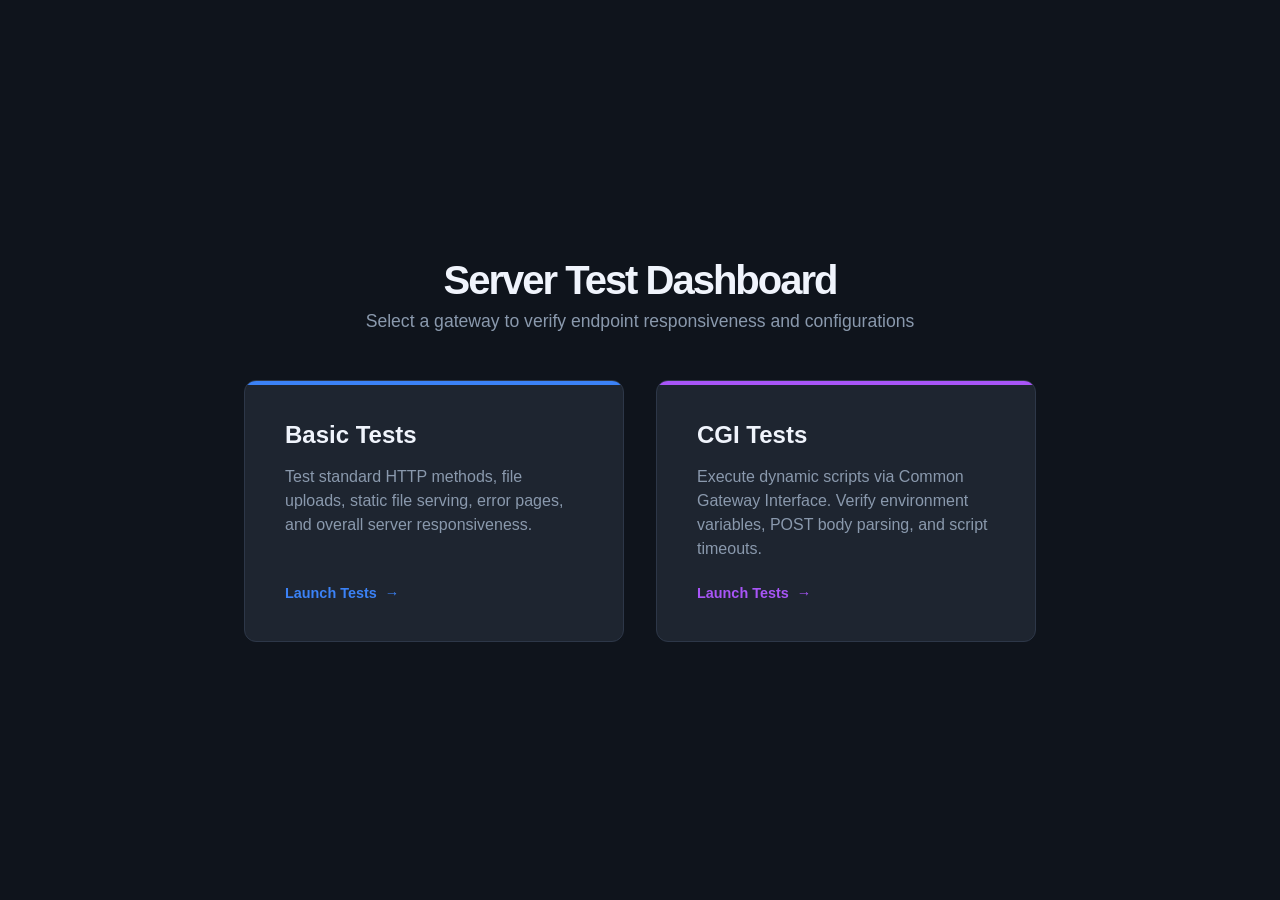
<file: www/html/index.html>
<!DOCTYPE html>
<html lang="en">
<head>
    <meta charset="UTF-8">
    <meta name="viewport" content="width=device-width, initial-scale=1.0">
    <title>Webserv Test Suite</title>
    <style>
        :root {
            --bg-color: #0f141c;
            --card-bg: #1e2530;
            --text-main: #f0f4fc;
            --text-muted: #8a99ad;
            --accent-blue: #3b82f6;
            --accent-purple: #a855f7;
            --border-color: #2d3748;
        }

        * {
            box-sizing: border-box;
            margin: 0;
            padding: 0;
        }

        body {
            font-family: -apple-system, BlinkMacSystemFont, "Segoe UI", Roboto, Helvetica, Arial, sans-serif;
            background-color: var(--bg-color);
            color: var(--text-main);
            min-height: 100vh;
            display: flex;
            flex-direction: column;
            justify-content: center;
            align-items: center;
            padding: 2rem;
        }

        header {
            text-align: center;
            margin-bottom: 3rem;
        }

        header h1 {
            font-size: 2.5rem;
            font-weight: 700;
            margin-bottom: 0.5rem;
            letter-spacing: -0.05em;
        }

        header p {
            color: var(--text-muted);
            font-size: 1.1rem;
        }

        .container {
            display: flex;
            gap: 2rem;
            max-width: 900px;
            width: 100%;
            justify-content: center;
            flex-wrap: wrap;
        }

        .card {
            background-color: var(--card-bg);
            border: 1px solid var(--border-color);
            border-radius: 12px;
            padding: 2.5rem;
            width: 100%;
            max-width: 380px;
            text-decoration: none;
            color: inherit;
            transition: transform 0.2s ease, border-color 0.2s ease, box-shadow 0.2s ease;
            display: flex;
            flex-direction: column;
            position: relative;
            overflow: hidden;
        }

        /* Top decorative accent lines for the cards */
        .card::before {
            content: '';
            position: absolute;
            top: 0;
            left: 0;
            width: 100%;
            height: 4px;
        }

        .card.basic::before { background: var(--accent-blue); }
        .card.cgi::before { background: var(--accent-purple); }

        .card:hover {
            transform: translateY(-4px);
            border-color: rgba(255, 255, 255, 0.15);
            box-shadow: 0 12px 20px rgba(0, 0, 0, 0.3);
        }

        .card h2 {
            font-size: 1.5rem;
            margin-bottom: 1rem;
            display: flex;
            align-items: center;
            justify-content: space-between;
        }

        .card p {
            color: var(--text-muted);
            font-size: 1rem;
            line-height: 1.5;
            flex-grow: 1;
            margin-bottom: 1.5rem;
        }

        .card-action {
            font-size: 0.9rem;
            font-weight: 600;
            display: flex;
            align-items: center;
            gap: 0.5rem;
        }

        .card.basic .card-action { color: var(--accent-blue); }
        .card.cgi .card-action { color: var(--accent-purple); }

        .card-action cubic-bezier {
            transition: transform 0.2s ease;
        }

        .card:hover .card-action span {
            transform: translateX(4px);
            display: inline-block;
        }
    </style>
</head>
<body>

    <header>
        <h1>Server Test Dashboard</h1>
        <p>Select a gateway to verify endpoint responsiveness and configurations</p>
    </header>

    <main class="container">
        <a href="basic_tests.html" class="card basic">
            <h2>Basic Tests</h2>
            <p>Test standard HTTP methods, file uploads, static file serving, error pages, and overall server responsiveness.</p>
            <div class="card-action">Launch Tests <span>&rarr;</span></div>
        </a>

        <a href="cgi_tests.html" class="card cgi">
            <h2>CGI Tests</h2>
            <p>Execute dynamic scripts via Common Gateway Interface. Verify environment variables, POST body parsing, and script timeouts.</p>
            <div class="card-action">Launch Tests <span>&rarr;</span></div>
        </a>
    </main>

</body>
</html>
</file>
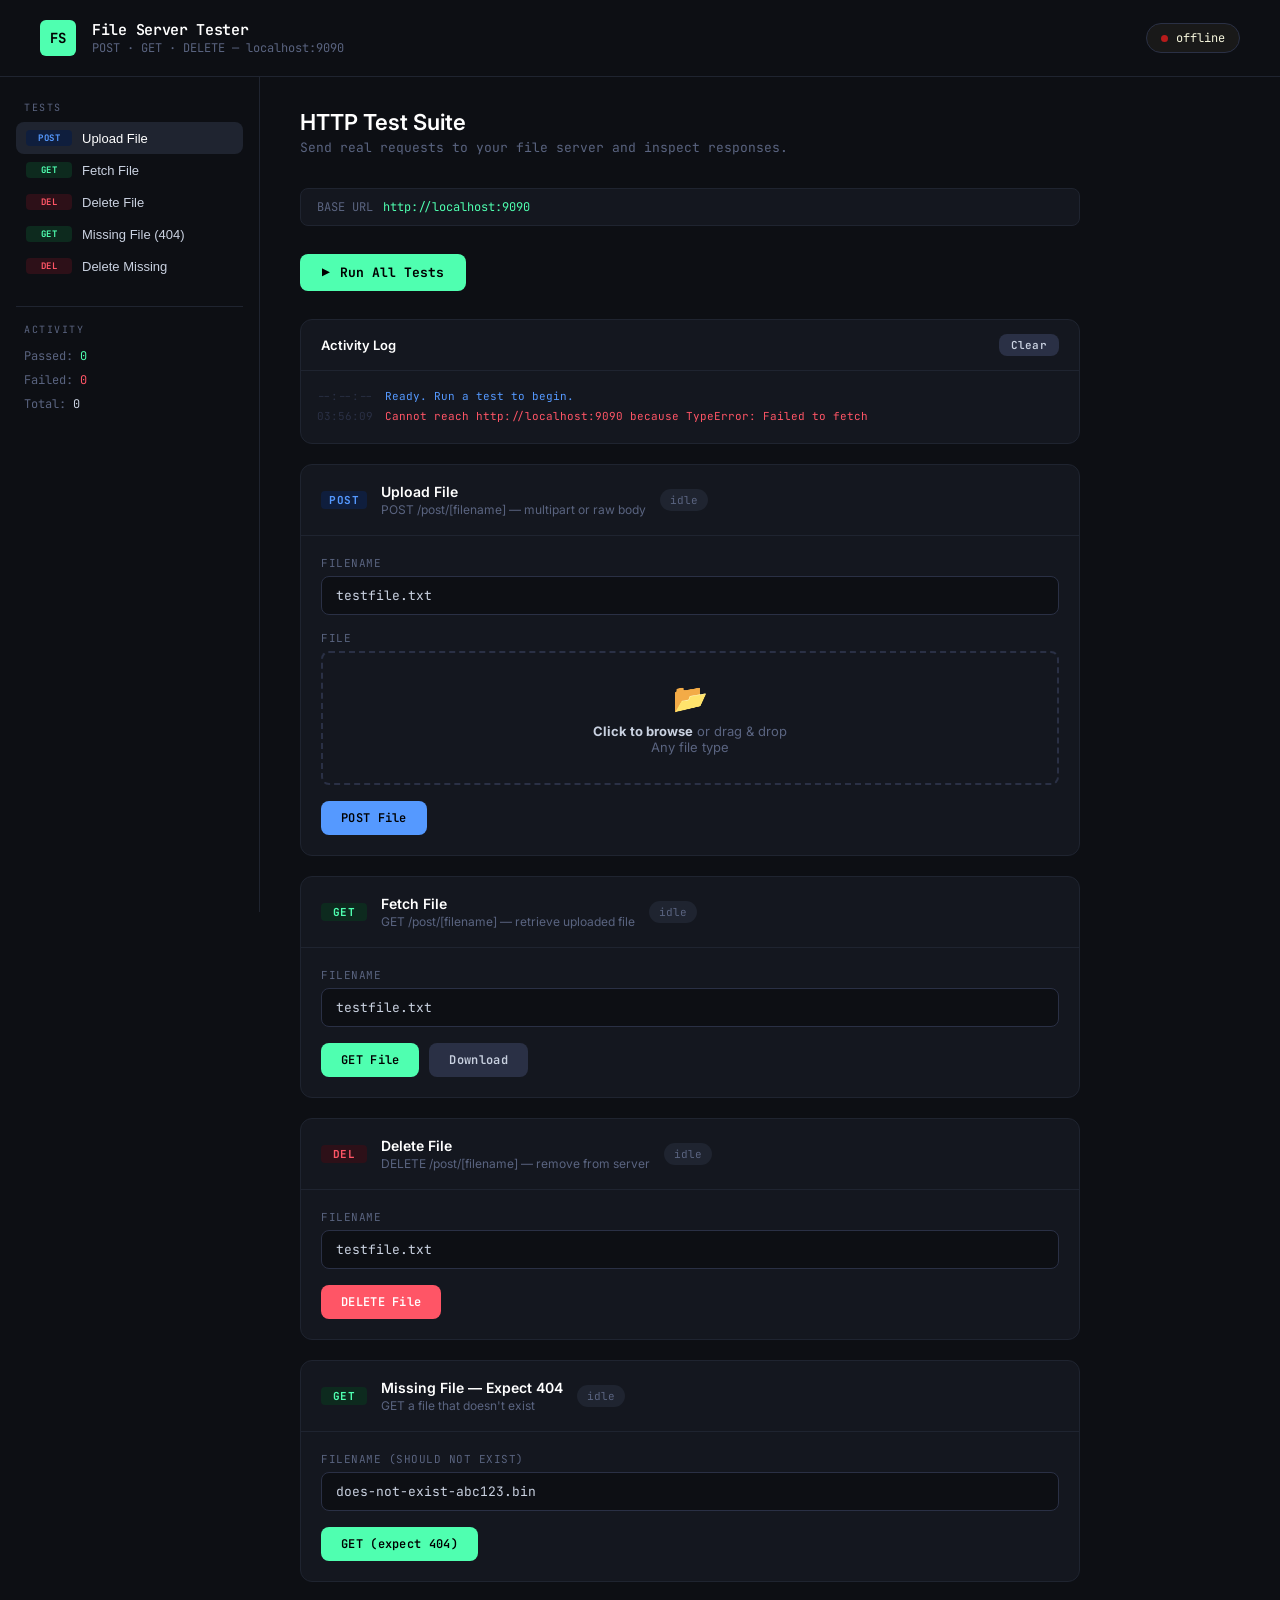
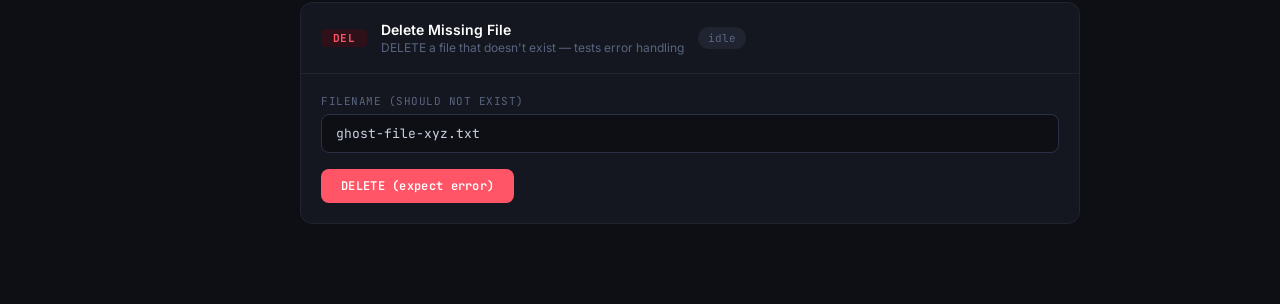
<file: www/html/basic_tests.html>
<!DOCTYPE html> <html lang="en">
<head>
  <meta charset="UTF-8" /> <meta name="viewport" content="width=device-width, initial-scale=1.0"/>
  <title>File Server Tester — localhost:9090</title>
  <link href="https://fonts.googleapis.com/css2?family=JetBrains+Mono:wght@400;600;700&family=Inter:wght@400;500;600&display=swap" rel="stylesheet"/>
  <link href="./style.css" rel="stylesheet"/>
  <!-- <script defer src="./script.js"><script/> -->
</head>
<body>

<header>
  <div class="logo">FS</div>
  <div>
    <h1>File Server Tester</h1>
    <p>POST · GET · DELETE — localhost:9090</p>
  </div>
  <button class="status-pill" onclick="pingServer()">
    <div class="dot" id="statusDot"></div>
    <span id="statusText">Check server</span>
  </button>
</header>

<div class="shell">
  <aside>
    <div class="sidebar-section">
      <div class="sidebar-label">Tests</div>
      <button class="sidebar-item active" onclick="scrollTo('test-upload')">
        <span class="method-badge badge-post">POST</span> Upload File
      </button>
      <button class="sidebar-item" onclick="scrollTo('test-get')">
        <span class="method-badge badge-get">GET</span> Fetch File
      </button>
      <button class="sidebar-item" onclick="scrollTo('test-delete')">
        <span class="method-badge badge-del">DEL</span> Delete File
      </button>
      <button class="sidebar-item" onclick="scrollTo('test-missing')">
        <span class="method-badge badge-get">GET</span> Missing File (404)
      </button>
      <button class="sidebar-item" onclick="scrollTo('test-del-missing')">
        <span class="method-badge badge-del">DEL</span> Delete Missing
      </button>
    </div>
    <hr class="sidebar-divider"/>
    <div class="sidebar-section">
      <div class="sidebar-label">Activity</div>
      <div id="sidebarStats" style="padding: 0 8px; font-size: 12px; color: var(--muted); font-family: var(--font-mono); line-height: 2;">
        <div>Passed: <span id="statPass" style="color:var(--accent)">0</span></div>
        <div>Failed: <span id="statFail" style="color:var(--delete)">0</span></div>
        <div>Total: <span id="statTotal" style="color:var(--text)">0</span></div>
      </div>
    </div>
  </aside>

  <main>
    <div class="page-title">HTTP Test Suite</div>
    <p class="page-sub">Send real requests to your file server and inspect responses.</p>

    <div class="url-bar">
      <span>BASE URL</span>
      <input type="text" id="baseUrl" value="http://localhost:9090" />
    </div>

    <button class="run-all-btn" onclick="runAll()">
      <span>▶</span> Run All Tests
    </button>

    <div class="log-panel">
      <div class="log-header">
        <h2>Activity Log</h2>
        <button class="btn btn-neutral" style="padding:4px 12px;font-size:11px;" onclick="clearLog()">Clear</button>
      </div>
      <div class="log-body" id="logBody">
        <div class="log-line"><span class="log-time">--:--:--</span><span class="log-info">Ready. Run a test to begin.</span></div>
      </div>
    </div>

<div class="test-card" id="test-upload">
  <div class="card-header" onclick="toggle('body-upload')">
    <span class="method-badge badge-post" style="font-size:11px;">POST</span>
    <div>
      <h2>Upload File</h2>
      <p>POST /post/[filename] — multipart or raw body</p>
    </div>
    <span class="spinner" id="spin-upload"></span>
    <span class="card-status" id="status-upload">idle</span>
  </div>
  <div class="card-body" id="body-upload">
    <div class="field">
      <label>Filename</label>
      <input type="text" id="upload-name" placeholder="e.g. hello.txt" value="testfile.txt"/>
    </div>
    <div class="field">
      <label>File</label>
      <div class="dropzone" id="dz-upload" onclick="document.getElementById('upload-file').click()"
           ondragover="dzDrag(event,'dz-upload')" ondragleave="dzLeave('dz-upload')" ondrop="dzDrop(event,'upload-file','dz-upload','fp-upload')">
        <div class="dz-icon">📂</div>
        <p><strong>Click to browse</strong> or drag & drop</p>
        <p>Any file type</p>
        <input type="file" id="upload-file" onchange="showPreview('upload-file','fp-upload','upload-name')"/>
      </div>
      <div class="file-preview" id="fp-upload">
        <span>📄</span><span id="fp-upload-name">—</span>
        <button class="btn btn-neutral" style="padding:3px 10px;" onclick="clearFile('upload-file','fp-upload')">✕</button>
      </div>
    </div>


    <div class="btn-row">
      <button class="btn btn-post" onclick="doUpload()">POST File</button>
    </div>
    <div class="response-header" id="rh-upload">
      <span>Response</span>
      <span class="status-code" id="sc-upload">—</span>
      <span id="rt-upload"></span>
    </div>
    <textarea class="response-box" id="rb-upload" readonly></textarea>
  </div>
</div>

    <div class="test-card" id="test-get">
      <div class="card-header" onclick="toggle('body-get')">
        <span class="method-badge badge-get" style="font-size:11px;">GET</span>
        <div>
          <h2>Fetch File</h2>
          <p>GET /post/[filename] — retrieve uploaded file</p>
        </div>
        <span class="spinner" id="spin-get"></span>
        <span class="card-status" id="status-get">idle</span>
      </div>
      <div class="card-body" id="body-get">
        <div class="field">
          <label>Filename</label>
          <input type="text" id="get-name" placeholder="e.g. hello.txt" value="testfile.txt"/>
        </div>
        <div class="btn-row">
          <button class="btn btn-get" onclick="doGet()">GET File</button>
          <button class="btn btn-neutral" onclick="doGetDownload()">Download</button>
        </div>
        <div class="response-header" id="rh-get">
          <span>Response</span>
          <span class="status-code" id="sc-get">—</span>
          <span id="rt-get"></span>
        </div>
        
        <div id="preview-get" style="display: none; margin-top: 16px; padding: 12px; background: var(--bg); border: 1px solid var(--border2); border-radius: var(--radius); text-align: center;"></div>
        
        <textarea class="response-box" id="rb-get" readonly></textarea>
      </div>
    </div>

    <div class="test-card" id="test-delete">
      <div class="card-header" onclick="toggle('body-delete')">
        <span class="method-badge badge-del" style="font-size:11px;">DEL</span>
        <div>
          <h2>Delete File</h2>
          <p>DELETE /post/[filename] — remove from server</p>
        </div>
        <span class="spinner" id="spin-delete"></span>
        <span class="card-status" id="status-delete">idle</span>
      </div>
      <div class="card-body" id="body-delete">
        <div class="field">
          <label>Filename</label>
          <input type="text" id="delete-name" placeholder="e.g. hello.txt" value="testfile.txt"/>
        </div>
        <div class="btn-row">
          <button class="btn btn-delete" onclick="doDelete()">DELETE File</button>
        </div>
        <div class="response-header" id="rh-delete">
          <span>Response</span>
          <span class="status-code" id="sc-delete">—</span>
          <span id="rt-delete"></span>
        </div>
        <textarea class="response-box" id="rb-delete" readonly></textarea>
      </div>
    </div>

    <div class="test-card" id="test-missing">
      <div class="card-header" onclick="toggle('body-missing')">
        <span class="method-badge badge-get" style="font-size:11px;">GET</span>
        <div>
          <h2>Missing File — Expect 404</h2>
          <p>GET a file that doesn't exist</p>
        </div>
        <span class="spinner" id="spin-missing"></span>
        <span class="card-status" id="status-missing">idle</span>
      </div>
      <div class="card-body" id="body-missing">
        <div class="field">
          <label>Filename (should not exist)</label>
          <input type="text" id="missing-name" value="does-not-exist-abc123.bin"/>
        </div>
        <div class="btn-row">
          <button class="btn btn-get" onclick="doGetMissing()">GET (expect 404)</button>
        </div>
        <div class="response-header" id="rh-missing">
          <span>Response</span>
          <span class="status-code" id="sc-missing">—</span>
          <span id="rt-missing"></span>
        </div>
        <textarea class="response-box" id="rb-missing" readonly></textarea>
      </div>
    </div>

    <div class="test-card" id="test-del-missing">
      <div class="card-header" onclick="toggle('body-del-missing')">
        <span class="method-badge badge-del" style="font-size:11px;">DEL</span>
        <div>
          <h2>Delete Missing File</h2>
          <p>DELETE a file that doesn't exist — tests error handling</p>
        </div>
        <span class="spinner" id="spin-del-missing"></span>
        <span class="card-status" id="status-del-missing">idle</span>
      </div>
      <div class="card-body" id="body-del-missing">
        <div class="field">
          <label>Filename (should not exist)</label>
          <input type="text" id="del-missing-name" value="ghost-file-xyz.txt"/>
        </div>
        <div class="btn-row">
          <button class="btn btn-delete" onclick="doDeleteMissing()">DELETE (expect error)</button>
        </div>
        <div class="response-header" id="rh-del-missing">
          <span>Response</span>
          <span class="status-code" id="sc-del-missing">—</span>
          <span id="rt-del-missing"></span>
        </div>
        <textarea class="response-box" id="rb-del-missing" readonly></textarea>
      </div>
    </div>
  </main>
</div>
<script src="./script.js" defer></script>
</body>
</html>
</file>
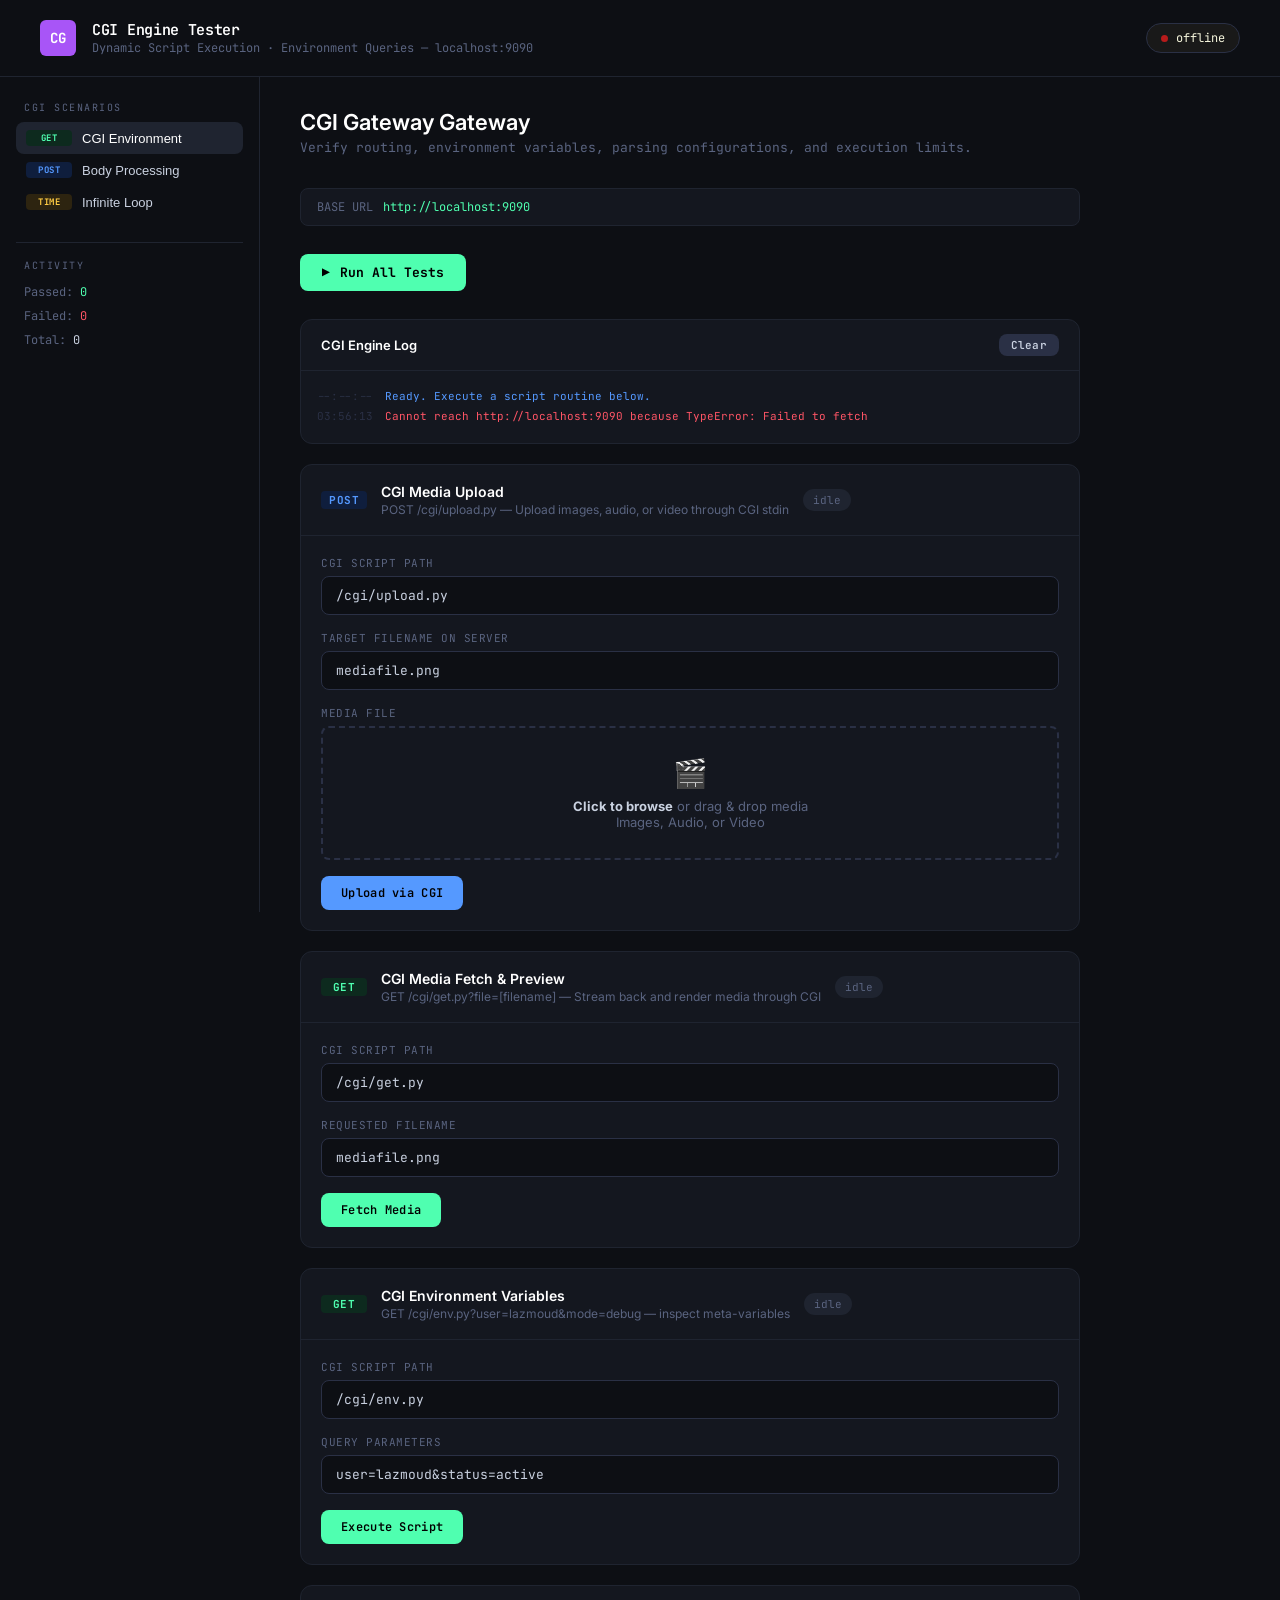
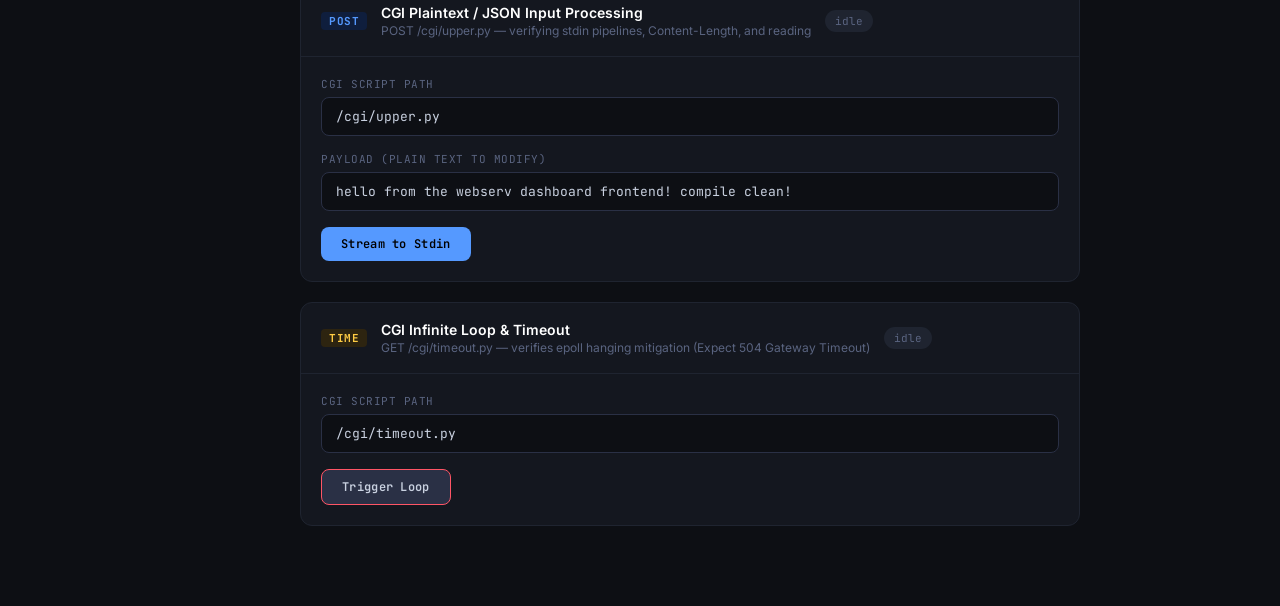
<file: www/html/cgi_tests.html>
<!DOCTYPE html>
<html lang="en">
<head>
  <meta charset="UTF-8" />
  <meta name="viewport" content="width=device-width, initial-scale=1.0"/>
  <title>CGI Engine Tester — localhost:9090</title>
  <link href="https://fonts.googleapis.com/css2?family=JetBrains+Mono:wght@400;600;700&family=Inter:wght@400;500;600&display=swap" rel="stylesheet"/>
  <link href="./style.css" rel="stylesheet"/>
</head>
<body>

<header>
  <div class="logo" style="background: var(--purple, #a855f7); color: #fff;">CG</div>
  <div>
    <h1>CGI Engine Tester</h1>
    <p>Dynamic Script Execution · Environment Queries — localhost:9090</p>
  </div>
  <button class="status-pill" onclick="pingServer()">
    <div class="dot" id="statusDot"></div>
    <span id="statusText">Check server</span>
  </button>
</header>

<div class="shell">
  <aside>
    <div class="sidebar-section">
      <div class="sidebar-label">CGI Scenarios</div>
      <button class="sidebar-item active" onclick="scrollTo('test-cgi-get')">
        <span class="method-badge badge-get">GET</span> CGI Environment
      </button>
      <button class="sidebar-item" onclick="scrollTo('test-cgi-post')">
        <span class="method-badge badge-post">POST</span> Body Processing
      </button>
      <button class="sidebar-item" onclick="scrollTo('test-cgi-timeout')">
        <span class="method-badge badge-del" style="background: var(--warn-dim); color: var(--warn);">TIME</span> Infinite Loop
      </button>
    </div>
    <hr class="sidebar-divider"/>
    <div class="sidebar-section">
      <div class="sidebar-label">Activity</div>
      <div id="sidebarStats" style="padding: 0 8px; font-size: 12px; color: var(--muted); font-family: var(--font-mono); line-height: 2;">
        <div>Passed: <span id="statPass" style="color:var(--accent)">0</span></div>
        <div>Failed: <span id="statFail" style="color:var(--delete)">0</span></div>
        <div>Total: <span id="statTotal" style="color:var(--text)">0</span></div>
      </div>
    </div>
  </aside>

  <main>
    <div class="page-title">CGI Gateway Gateway</div>
    <p class="page-sub">Verify routing, environment variables, parsing configurations, and execution limits.</p>

    <div class="url-bar">
      <span>BASE URL</span>
      <input type="text" id="baseUrl" value="http://localhost:9090" />
    </div>
    <button class="run-all-btn" onclick="runAllCgi()">
      <span>▶</span> Run All Tests
    </button>

    <div class="log-panel">
      <div class="log-header">
        <h2>CGI Engine Log</h2>
        <button class="btn btn-neutral" style="padding:4px 12px;font-size:11px;" onclick="clearLog()">Clear</button>
      </div>
      <div class="log-body" id="logBody">
        <div class="log-line"><span class="log-time">--:--:--</span><span class="log-info">Ready. Execute a script routine below.</span></div>
      </div>
    </div>
<div class="test-card" id="test-cgi-upload">
      <div class="card-header" onclick="toggle('body-cgi-upload')">
        <span class="method-badge badge-post" style="font-size:11px;">POST</span>
        <div>
          <h2>CGI Media Upload</h2>
          <p>POST /cgi/upload.py — Upload images, audio, or video through CGI stdin</p>
        </div>
        <span class="spinner" id="spin-cgi-upload"></span>
        <span class="card-status" id="status-cgi-upload">idle</span>
      </div>
      <div class="card-body" id="body-cgi-upload">
        <div class="field">
          <label>CGI Script Path</label>
          <input type="text" id="cgi-upload-path" value="/cgi/upload.py"/>
        </div>
        <div class="field">
          <label>Target Filename on Server</label>
          <input type="text" id="cgi-upload-name" placeholder="e.g. track.mp3" value="mediafile.png"/>
        </div>
        <div class="field">
          <label>Media File</label>
          <div class="dropzone" id="dz-cgi-upload" onclick="document.getElementById('cgi-upload-file').click()"
               ondragover="dzDrag(event,'dz-cgi-upload')" ondragleave="dzLeave('dz-cgi-upload')" ondrop="dzDrop(event,'cgi-upload-file','dz-cgi-upload','fp-cgi-upload')">
            <div class="dz-icon">🎬</div>
            <p><strong>Click to browse</strong> or drag & drop media</p>
            <p>Images, Audio, or Video</p>
            <input type="file" id="cgi-upload-file" onchange="showPreview('cgi-upload-file','fp-cgi-upload','cgi-upload-name')"/>
          </div>
          <div class="file-preview" id="fp-cgi-upload">
            <span>📄</span><span id="fp-cgi-upload-name">—</span>
            <button class="btn btn-neutral" style="padding:3px 10px;" onclick="clearFile('cgi-upload-file','fp-cgi-upload')">✕</button>
          </div>
        </div>
        <div class="btn-row">
          <button class="btn btn-post" onclick="doCgiUpload()">Upload via CGI</button>
        </div>
        <div class="response-header" id="rh-cgi-upload">
          <span>Response</span>
          <span class="status-code" id="sc-cgi-upload">—</span>
          <span id="rt-cgi-upload"></span>
        </div>
        <textarea class="response-box" id="rb-cgi-upload" readonly></textarea>
      </div>
    </div>

    <div class="test-card" id="test-cgi-media-get">
      <div class="card-header" onclick="toggle('body-cgi-media-get')">
        <span class="method-badge badge-get" style="font-size:11px;">GET</span>
        <div>
          <h2>CGI Media Fetch & Preview</h2>
          <p>GET /cgi/get.py?file=[filename] — Stream back and render media through CGI</p>
        </div>
        <span class="spinner" id="spin-cgi-media-get"></span>
        <span class="card-status" id="status-cgi-media-get">idle</span>
      </div>
      <div class="card-body" id="body-cgi-media-get">
        <div class="field">
          <label>CGI Script Path</label>
          <input type="text" id="cgi-media-get-path" value="/cgi/get.py"/>
        </div>
        <div class="field">
          <label>Requested Filename</label>
          <input type="text" id="cgi-media-get-name" placeholder="e.g. image.jpg" value="mediafile.png"/>
        </div>
        <div class="btn-row">
          <button class="btn btn-get" onclick="doCgiMediaGet()">Fetch Media</button>
        </div>
        <div class="response-header" id="rh-cgi-media-get">
          <span>Response</span>
          <span class="status-code" id="sc-cgi-media-get">—</span>
          <span id="rt-cgi-media-get"></span>
        </div>
        
        <div id="preview-cgi-get" style="display: none; margin-top: 16px; padding: 12px; background: var(--bg); border: 1px solid var(--border2); border-radius: var(--radius); text-align: center;"></div>
        
        <textarea class="response-box" id="rb-cgi-media-get" readonly></textarea>
      </div>
    </div>
    <div class="test-card" id="test-cgi-get">
      <div class="card-header" onclick="toggle('body-cgi-get')">
        <span class="method-badge badge-get" style="font-size:11px;">GET</span>
        <div>
          <h2>CGI Environment Variables</h2>
          <p>GET /cgi/env.py?user=lazmoud&mode=debug — inspect meta-variables</p>
        </div>
        <span class="spinner" id="spin-cgi-get"></span>
        <span class="card-status" id="status-cgi-get">idle</span>
      </div>
      <div class="card-body" id="body-cgi-get">
        <div class="field">
          <label>CGI Script Path</label>
          <input type="text" id="cgi-get-path" value="/cgi/env.py"/>
        </div>
        <div class="field">
          <label>Query Parameters</label>
          <input type="text" id="cgi-get-query" placeholder="e.g. user=lazmoud&test=true" value="user=lazmoud&status=active"/>
        </div>
        <div class="btn-row">
          <button class="btn btn-get" onclick="runCgiGet()">Execute Script</button>
        </div>
        <div class="response-header" id="rh-cgi-get">
          <span>Response</span>
          <span class="status-code" id="sc-cgi-get">—</span>
          <span id="rt-cgi-get"></span>
        </div>
        <textarea class="response-box" id="rb-cgi-get" readonly style="min-height: 220px;"></textarea>
      </div>
    </div>

    <div class="test-card" id="test-cgi-post">
      <div class="card-header" onclick="toggle('body-cgi-post')">
        <span class="method-badge badge-post" style="font-size:11px;">POST</span>
        <div>
          <h2>CGI Plaintext / JSON Input Processing</h2>
          <p>POST /cgi/upper.py — verifying stdin pipelines, Content-Length, and reading</p>
        </div>
        <span class="spinner" id="spin-cgi-post"></span>
        <span class="card-status" id="status-cgi-post">idle</span>
      </div>
      <div class="card-body" id="body-cgi-post">
        <div class="field">
          <label>CGI Script Path</label>
          <input type="text" id="cgi-post-path" value="/cgi/upper.py"/>
        </div>
        <div class="field">
          <label>Payload (Plain text to modify)</label>
          <input type="text" id="cgi-post-body" value="hello from the webserv dashboard frontend! compile clean!"/>
        </div>
        <div class="btn-row">
          <button class="btn btn-post" onclick="runCgiPost()">Stream to Stdin</button>
        </div>
        <div class="response-header" id="rh-cgi-post">
          <span>Response</span>
          <span class="status-code" id="sc-cgi-post">—</span>
          <span id="rt-cgi-post"></span>
        </div>
        <textarea class="response-box" id="rb-cgi-post" readonly></textarea>
      </div>
    </div>

    <div class="test-card" id="test-cgi-timeout">
      <div class="card-header" onclick="toggle('body-cgi-timeout')">
        <span class="method-badge badge-del" style="font-size:11px; background: var(--warn-dim); color: var(--warn);">TIME</span>
        <div>
          <h2>CGI Infinite Loop & Timeout</h2>
          <p>GET /cgi/timeout.py — verifies epoll hanging mitigation (Expect 504 Gateway Timeout)</p>
        </div>
        <span class="spinner" id="spin-cgi-timeout"></span>
        <span class="card-status" id="status-cgi-timeout">idle</span>
      </div>
      <div class="card-body" id="body-cgi-timeout">
        <div class="field">
          <label>CGI Script Path</label>
          <input type="text" id="cgi-timeout-path" value="/cgi/timeout.py"/>
        </div>
        <div class="btn-row">
          <button class="btn btn-neutral" style="border: 1px solid var(--delete);" onclick="runCgiTimeout()">Trigger Loop</button>
        </div>
        <div class="response-header" id="rh-cgi-timeout">
          <span>Response</span>
          <span class="status-code" id="sc-cgi-timeout">—</span>
          <span id="rt-cgi-timeout"></span>
        </div>
        <textarea class="response-box" id="rb-cgi-timeout" readonly></textarea>
      </div>
    </div>
  </main>
</div>

<script src="./script.js" defer></script>
</body>
</html>
</file>
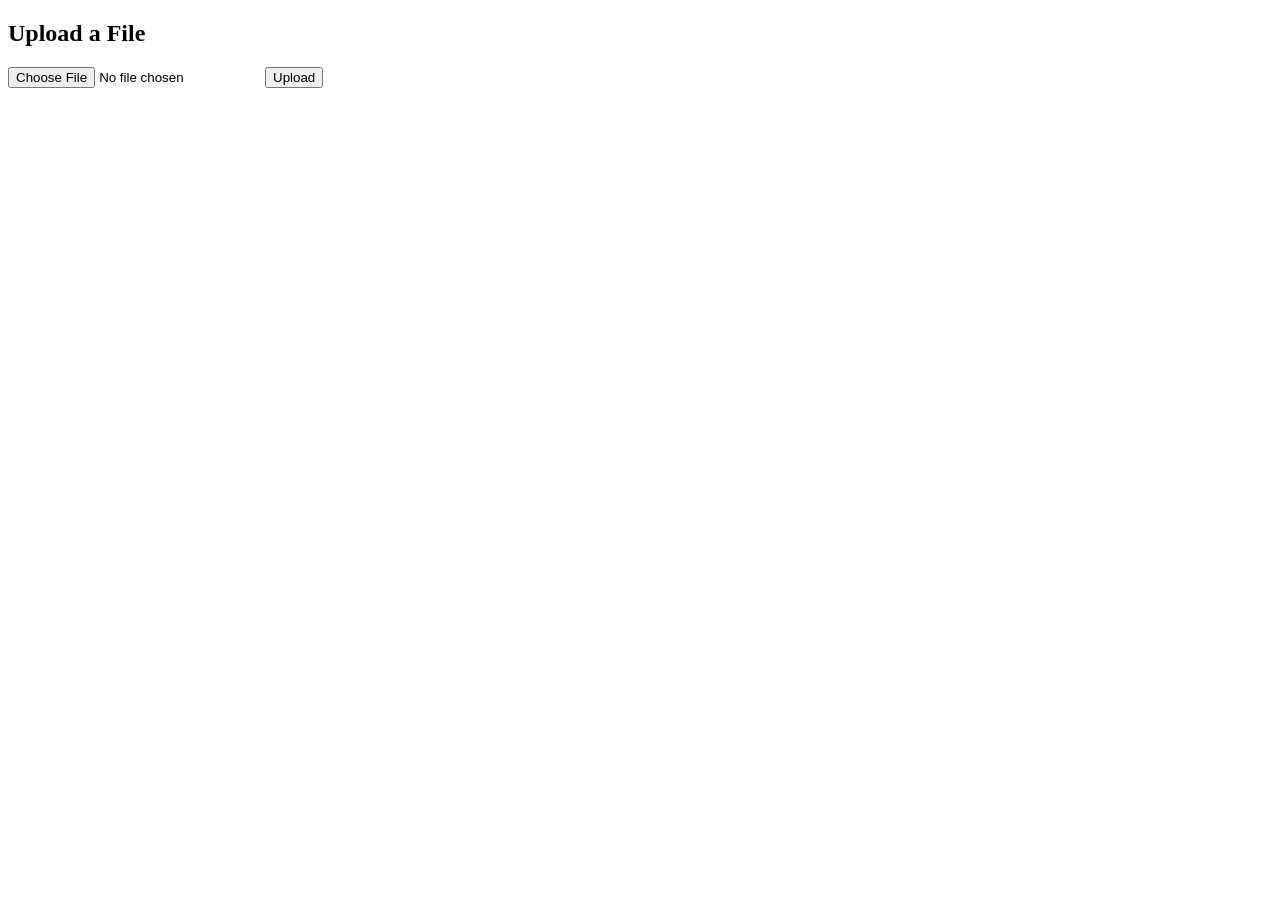
<file: www/html/upload.html>
<!DOCTYPE html>
<html lang="en">
<head>
    <meta charset="UTF-8">
    <title>File Upload</title>
</head>
<body>
    <h2>Upload a File</h2>
    <form action="/www/cgi-bin/upload.py" method="post" enctype="multipart/form-data">
        <input type="file" name="uploaded_file" required />
        <input type="submit" value="Upload" />
    </form>
</body>
</html>
</file>
<file: www/html/style.css>
*, *::before, *::after { box-sizing: border-box; margin: 0; padding: 0; }
#statusText {
  color: beige;
}
:root {
  --bg:        #0d0f14;
  --surface:   #14171f;
  --border:    #1f2430;
  --border2:   #2a3045;
  --text:      #c9d1e0;
  --muted:     #5a6480;
  --accent:    #4fffb0;
  --accent-dim:#1a3d2e;
  --post:      #5599ff;
  --post-dim:  #0f1e3d;
  --get:       #4fffb0;
  --get-dim:   #0d2a1e;
  --delete:    #ff5566;
  --delete-dim:#2d1018;
  --warn:      #ffcc44;
  --warn-dim:  #2d2410;
  --radius:    8px;
  --font-mono: 'JetBrains Mono', monospace;
  --font-ui:   'Inter', sans-serif;
}

body {
  background: var(--bg);
  color: var(--text);
  font-family: var(--font-ui);
  min-height: 100vh;
  padding: 0;
}

/* ── Header ── */
header {
  border-bottom: 1px solid var(--border);
  padding: 20px 40px;
  display: flex;
  align-items: center;
  gap: 16px;
  position: sticky;
  top: 0;
  background: var(--bg);
  z-index: 100;
}
.logo {
  width: 36px; height: 36px;
  background: var(--accent);
  border-radius: 6px;
  display: flex; align-items: center; justify-content: center;
  font-family: var(--font-mono);
  font-weight: 700;
  font-size: 14px;
  color: #000;
  flex-shrink: 0;
}
header h1 {
  font-family: var(--font-mono);
  font-size: 15px;
  font-weight: 600;
  color: #fff;
  letter-spacing: -0.3px;
}
header p {
  font-size: 12px;
  color: var(--muted);
  font-family: var(--font-mono);
}
.status-pill {
  background-color: #191919;
  margin-left: auto;
  display: flex;
  align-items: center;
  gap: 8px;
  font-size: 12px;
  font-family: var(--font-mono);
  cursor: pointer;
  border: 1px solid var(--border2);
  border-radius: 20px;
  padding: 6px 14px;
  transition: border-color 0.2s;
}
.status-pill:hover { border-color: var(--accent); }
.dot {

  width: 7px; height: 7px;
  border-radius: 50%;
  background: black;
  transition: background 0.3s;
}
.dot.online { color: beige; background: rgb(82, 218, 82); box-shadow: 0 0 6px var(--accent); }
.dot.offline { color: beige; background: rgb(183, 27, 27); }

/* ── Layout ── */
.shell {
  display: grid;
  grid-template-columns: 260px 1fr;
  min-height: calc(100vh - 65px);
}

/* ── Sidebar ── */
aside {
  border-right: 1px solid var(--border);
  padding: 24px 0;
  position: sticky;
  top: 65px;
  height: calc(100vh - 65px);
  overflow-y: auto;
}
.sidebar-section {
  padding: 0 16px 20px;
}
.sidebar-label {
  font-size: 10px;
  font-family: var(--font-mono);
  letter-spacing: 1.5px;
  color: var(--muted);
  text-transform: uppercase;
  margin-bottom: 8px;
  padding: 0 8px;
}
.sidebar-item {
  display: flex;
  align-items: center;
  gap: 10px;
  padding: 8px 10px;
  border-radius: var(--radius);
  cursor: pointer;
  font-size: 13px;
  color: var(--text);
  transition: background 0.15s;
  border: none;
  background: none;
  width: 100%;
  text-align: left;
}
.sidebar-item:hover { background: var(--surface); }
.sidebar-item.active { background: var(--border); color: #fff; }
.method-badge {
  font-family: var(--font-mono);
  font-size: 9px;
  font-weight: 700;
  padding: 2px 6px;
  border-radius: 4px;
  letter-spacing: 0.5px;
  flex-shrink: 0;
  min-width: 46px;
  text-align: center;
}
.badge-post { background: var(--post-dim); color: var(--post); }
.badge-get  { background: var(--get-dim);  color: var(--get);  }
.badge-del  { background: var(--delete-dim); color: var(--delete); }

.sidebar-divider {
  border: none;
  border-top: 1px solid var(--border);
  margin: 4px 16px 16px;
}

/* ── Main ── */
main {
  padding: 32px 40px 60px;
  max-width: 860px;
}

.page-title {
  font-size: 22px;
  font-weight: 600;
  color: #fff;
  margin-bottom: 4px;
}
.page-sub {
  font-size: 13px;
  color: var(--muted);
  margin-bottom: 32px;
  font-family: var(--font-mono);
}

/* ── Cards ── */
.test-card {
  background: var(--surface);
  border: 1px solid var(--border);
  border-radius: 12px;
  margin-bottom: 20px;
  overflow: hidden;
  transition: border-color 0.2s;
}
.test-card:hover { border-color: var(--border2); }
.test-card.running { border-color: var(--warn); }
.test-card.success { border-color: var(--accent); }
.test-card.error   { border-color: var(--delete); }

.card-header {
  padding: 18px 20px;
  display: flex;
  align-items: center;
  gap: 14px;
  cursor: pointer;
  user-select: none;
}
.card-header h2 {
  font-size: 14px;
  font-weight: 600;
  color: #fff;
  flex: 1;
}
.card-header p {
  font-size: 12px;
  color: var(--muted);
  margin-top: 2px;
}
.card-status {
  font-size: 11px;
  font-family: var(--font-mono);
  padding: 4px 10px;
  border-radius: 20px;
  background: var(--border);
  color: var(--muted);
  white-space: nowrap;
}
.card-status.running { background: var(--warn-dim);   color: var(--warn); }
.card-status.success { background: var(--get-dim);    color: var(--get); }
.card-status.error   { background: var(--delete-dim); color: var(--delete); }

.card-body {
  border-top: 1px solid var(--border);
  padding: 20px;
}

/* ── Form elements ── */
.field { margin-bottom: 16px; }
.field label {
  display: block;
  font-size: 11px;
  font-family: var(--font-mono);
  color: var(--muted);
  letter-spacing: 0.5px;
  margin-bottom: 6px;
  text-transform: uppercase;
}
.field input[type="text"] {
  width: 100%;
  background: var(--bg);
  border: 1px solid var(--border2);
  border-radius: var(--radius);
  padding: 10px 14px;
  font-family: var(--font-mono);
  font-size: 13px;
  color: var(--text);
  outline: none;
  transition: border-color 0.2s;
}
.field input[type="text"]:focus { border-color: var(--accent); }

.dropzone {
  border: 2px dashed var(--border2);
  border-radius: var(--radius);
  padding: 28px 20px;
  text-align: center;
  cursor: pointer;
  transition: border-color 0.2s, background 0.2s;
}
.dropzone:hover, .dropzone.drag { border-color: var(--accent); background: var(--accent-dim); }
.dropzone .dz-icon { font-size: 28px; margin-bottom: 8px; }
.dropzone p { font-size: 13px; color: var(--muted); }
.dropzone strong { color: var(--text); }
.dropzone input[type="file"] { display: none; }

.file-preview {
  display: none;
  background: var(--bg);
  border: 1px solid var(--border2);
  border-radius: var(--radius);
  padding: 10px 14px;
  font-family: var(--font-mono);
  font-size: 12px;
  color: var(--accent);
  margin-top: 8px;
  align-items: center;
  gap: 10px;
}
.file-preview.visible { display: flex; }
.file-preview span { flex: 1; overflow: hidden; text-overflow: ellipsis; white-space: nowrap; }

.btn-row {
  display: flex;
  gap: 10px;
  margin-top: 16px;
}
.btn {
  padding: 9px 20px;
  border-radius: var(--radius);
  font-family: var(--font-mono);
  font-size: 12px;
  font-weight: 600;
  border: none;
  cursor: pointer;
  transition: opacity 0.2s, transform 0.1s;
  letter-spacing: 0.3px;
}
.btn:active { transform: scale(0.97); }
.btn:disabled { opacity: 0.4; cursor: not-allowed; }
.btn-post   { background: var(--post); color: #000; }
.btn-get    { background: var(--accent); color: #000; }
.btn-delete { background: var(--delete); color: #fff; }
.btn-neutral { background: var(--border2); color: var(--text); }

textarea.response-box {
  display: none;
  width: 100%;
  min-height: 100px;
  resize: vertical;
  background: var(--bg);
  border: 1px solid var(--border2);
  border-radius: var(--radius);
  padding: 12px 14px;
  font-family: var(--font-mono);
  font-size: 12px;
  color: var(--text);
  outline: none;
  margin-top: 16px;
  line-height: 1.6;
}
textarea.response-box.visible { display: block; }

.response-header {
  display: none;
  margin-top: 16px;
  align-items: center;
  gap: 10px;
  font-size: 11px;
  font-family: var(--font-mono);
}
.response-header.visible { display: flex; }
.response-header span { color: var(--muted); }
.status-code {
  padding: 3px 8px;
  border-radius: 4px;
  font-weight: 700;
}
.sc-2xx { background: var(--get-dim); color: var(--get); }
.sc-4xx { background: var(--warn-dim); color: var(--warn); }
.sc-5xx { background: var(--delete-dim); color: var(--delete); }
.sc-err { background: var(--delete-dim); color: var(--delete); }

/* ── Log panel ── */
.log-panel {
  background: var(--surface);
  border: 1px solid var(--border);
  border-radius: 12px;
  margin-bottom: 20px;
  overflow: hidden;
}
.log-header {
  padding: 14px 20px;
  display: flex;
  align-items: center;
  gap: 10px;
  border-bottom: 1px solid var(--border);
}
.log-header h2 { font-size: 13px; font-weight: 600; color: #fff; flex: 1; }
.log-body {
  padding: 16px;
  font-family: var(--font-mono);
  font-size: 11px;
  line-height: 1.8;
  max-height: 200px;
  overflow-y: auto;
  color: var(--muted);
}
.log-body .log-line { display: flex; gap: 12px; }
.log-time { color: var(--border2); flex-shrink: 0; }
.log-ok   { color: var(--accent); }
.log-fail { color: var(--delete); }
.log-info { color: var(--post); }

/* Spinner */
@keyframes spin { to { transform: rotate(360deg); } }
.spinner {
  width: 14px; height: 14px;
  border: 2px solid var(--border2);
  border-top-color: var(--warn);
  border-radius: 50%;
  animation: spin 0.7s linear infinite;
  display: none;
}
.spinner.visible { display: inline-block; }

/* Base URL bar */
.url-bar {
  background: var(--surface);
  border: 1px solid var(--border);
  border-radius: var(--radius);
  padding: 10px 16px;
  display: flex;
  align-items: center;
  gap: 10px;
  margin-bottom: 28px;
  font-family: var(--font-mono);
  font-size: 12px;
}
.url-bar span { color: var(--muted); flex-shrink: 0; }
.url-bar input {
  background: none;
  border: none;
  outline: none;
  color: var(--accent);
  font-family: var(--font-mono);
  font-size: 12px;
  flex: 1;
}

/* Run all */
.run-all-btn {
  display: flex;
  align-items: center;
  gap: 10px;
  background: var(--accent);
  color: #000;
  border: none;
  border-radius: var(--radius);
  padding: 10px 22px;
  font-family: var(--font-mono);
  font-size: 13px;
  font-weight: 700;
  cursor: pointer;
  margin-bottom: 28px;
  transition: opacity 0.2s;
}
.run-all-btn:hover { opacity: 0.85; }

/* Scrollbar */
::-webkit-scrollbar { width: 6px; height: 6px; }
::-webkit-scrollbar-track { background: transparent; }
::-webkit-scrollbar-thumb { background: var(--border2); border-radius: 3px; }
</file>
